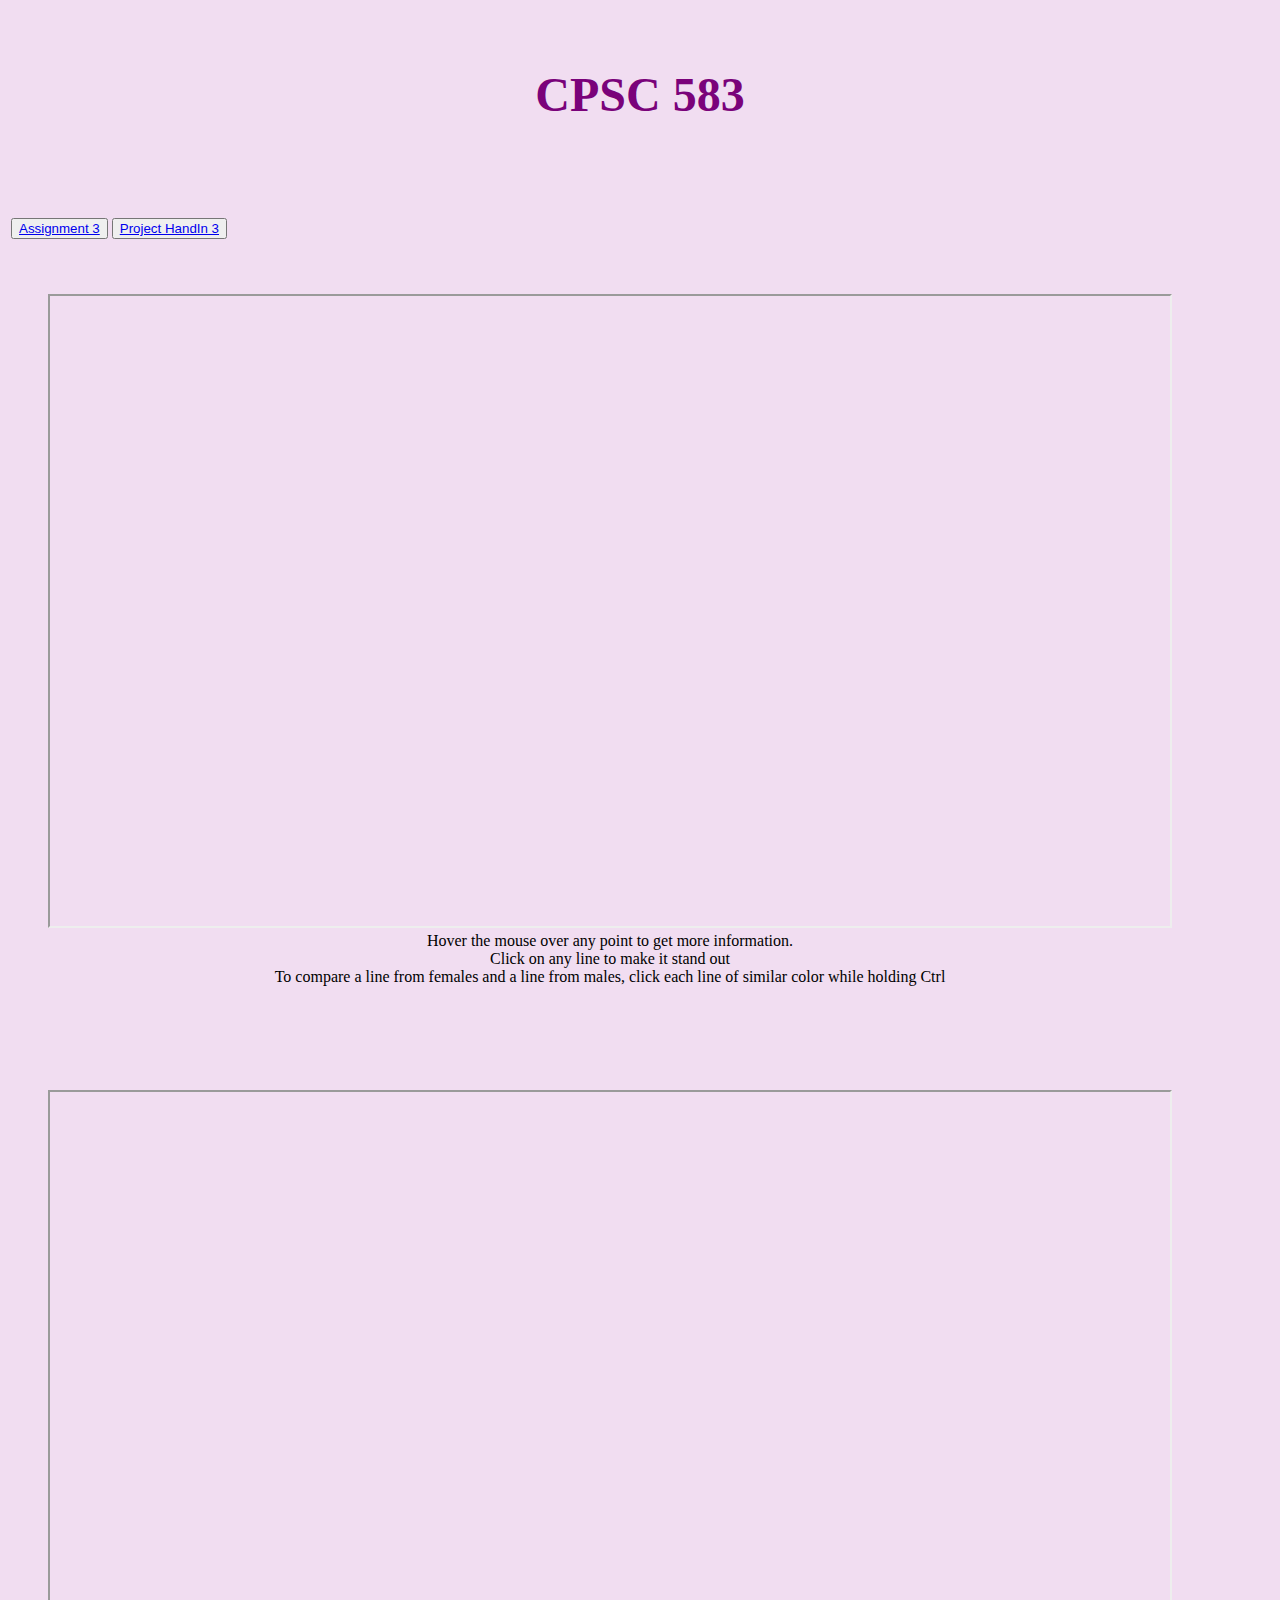
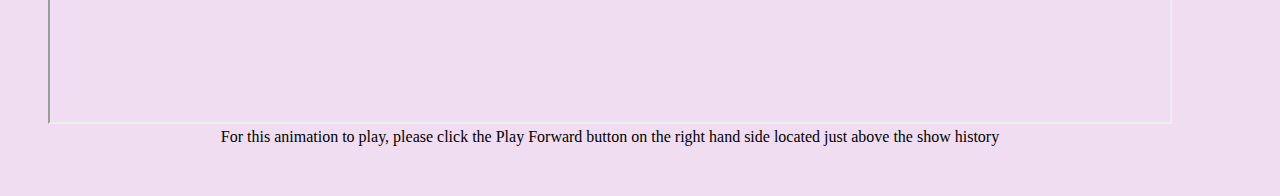
<file: index.html>
<!DOCTYPE html>
<html lang="en">



<head>
    <link rel="stylesheet" href="style.css">
    <meta charset="UTF-8">
    <title>CPSC 583 Viz</title>
    <h1>CPSC 583</h1>
    <table class="center">
        <tr>
                <th>
                    <h2 class="h_button"><button type="button"><a href="a3.html">Assignment 3</a></button></h2>
                </th>
                <th>
                    <h2 class="h_button"><button type="button"><a href="ph3.html">Project HandIn 3</a></button></h2>
                </th>

        </tr>

    </table>


</head>

<body>
<div class="table">
<ul class="l_ul">
    <li>
        <p>
            <iframe src="https://public.tableau.com/views/suicide_lineGraph/FinalStaticDesign?:language=en&:useGuest=true&:display_count=y&:origin=viz_share_link:showVizHome=no&:embed=true" width="1120" height="630" class="center"></iframe>
            <br>
            Hover the mouse over any point to get more information.
            <br>
            Click on any line to make it stand out
            <br>
            To compare a line from females and a line from males, click each line of similar color while holding Ctrl
            <br>
            <br>
            <br>
            <br>
            <br>
        </p>
    </li>

    <li>
        <p>
            <iframe src="https://public.tableau.com/views/suicide_lineGraph/animation_2?:language=en&:useGuest=true&:display_count=y&:origin=viz_share_link:showVizHome=no&:embed=true" width="1120" height="630"></iframe>
            <br>
            For this animation to play, please click the Play Forward button on the right hand side located just above the show history
            <br>
            <br>
        </p>
    </li>
</ul>
</div>

</body>
</html>
</file>
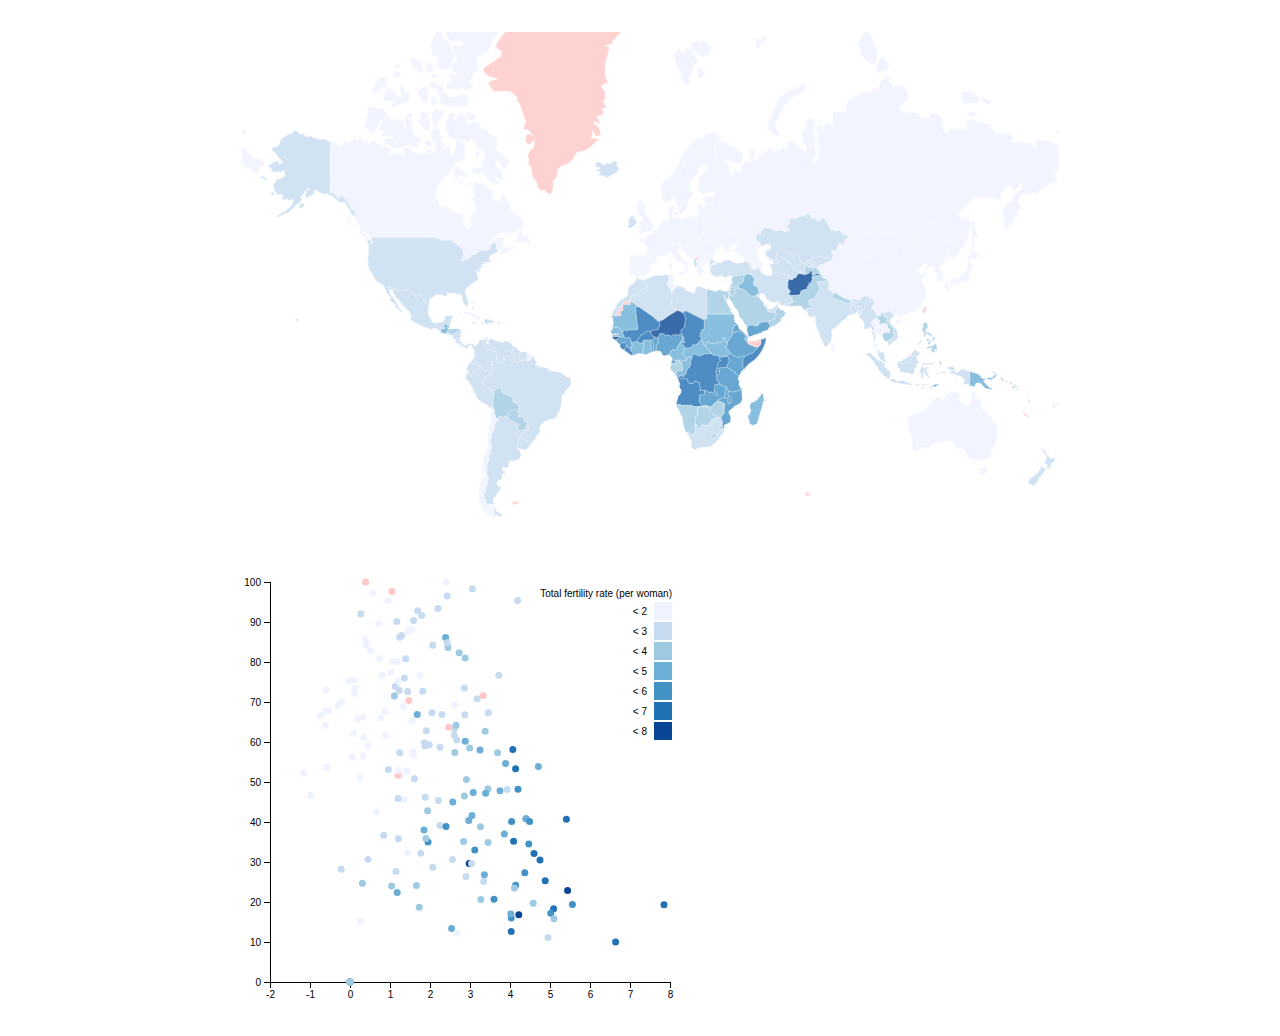
<file: a3.html>
<!DOCTYPE html>
<meta charset="utf-8">
<style>
    body {
        width: 940px;
        margin: 0 auto;
        margin-top: 2em;
    }

    svg {
        font: 10px sans-serif;
    }

    .axis path,
    .axis line {
        fill: none;
        stroke: black;
        shape-rendering: crispEdges;
    }

</style>
<body>
<script src="d3.js"></script>
<script src="topojson.v1.min.js"></script>
<script>
    // let d3 = import(d3.js);
    /**
     * copied from the following resources:
     * http://bl.ocks.org/micahstubbs/281d7b7a7e39a9b59cf80f1b8bd41a72
     * http://bl.ocks.org/msbarry/9911363
     * http://bl.ocks.org/weiglemc/6185069
     *
     **/

    const margin = {top: 0, right: 0, bottom: 0, left: 0};
    const width = 960 - margin.left - margin.right;
    const height = 1000 - margin.top - margin.bottom;


    const color = d3.scaleThreshold()
        .domain([2, 3, 4, 5, 6, 7, 8])
        .range( d3.schemeBlues[7] )
        .unknown(d3.rgb(255,200,200));

    const svg = d3.select('body')
        .append('svg')
        .attr('width', width)
        .attr('height', height);

    const map = svg
        .append('g')
        .attr('class', 'map');

    const scatterplot = svg
        .append('g')
        .attr('class', 'scatterplot')
        .attr("transform", "translate(100,550)");

    const projection = d3.geoMercator()
        .scale(130)
        .translate( [width / 2, height / 1.5/2]);

    const path = d3.geoPath().projection(projection);

    Promise.all([
        d3.csv('who.csv'),
        d3.json('world_countries.json'),
        d3.tsv('world_population.tsv')
    ]).then(function(data) {
        const fertilityById = {};

        let who = data[0];
        let countries = data[1];
        let population = data[2];

        let fieldColor = 'Total fertility rate (per woman)';
        let fieldXAxis = "Urban_population_growth";
        let fieldYAxis = "Urban_population_pct_of_total";
        let brush = d3.brush();

        brush.on("brush",function() {
            let coords = d3.event.selection;
            scatterplot.selectAll("circle")
                .attr("class", function () {
                    let cx = d3.select(this).attr("cx");
                    let cy = d3.select(this).attr("cy");
                    let selected = isSelected(coords, cx, cy);

                    return selected ? "yes" : "no";
                })

            scatterplot.selectAll(".yes")
                .data().forEach(d => {
                svg.select(".COUNTRY-CODE-"+d.id)
                    .attr('d', path)
                    .style('stroke-width', 5)
                    .style('stroke', 'black')
            })
            brush.end();
        })

        scatterplot.append("g").call(brush);


        who.forEach(d => {
            if(d[fieldColor] == '') {
                d[fieldColor] = undefined;
            };
        });

        population.forEach(d =>
        {
            var res = who.find(e =>
            {
                return e.Country == d.name;
            });
            if(typeof res !== 'undefined') {
                res.id = d.id;
            }
        });

        who.forEach(d => { fertilityById[d.id] = +d[fieldColor]; });
        countries.features.forEach(d => { d.population = fertilityById[d.id] });

        svg.append('g')
            .attr('class', 'countries')
            .selectAll('path')
            .data(countries.features)
            .enter().append('path')
            .attr("class", d => { return "COUNTRY-CODE-"+d.id;} )
            .attr('d', path)
            .style('fill', d => color(fertilityById[d.id]))
            .style('stroke', 'white')
            .style('opacity', 0.8)
            .style('stroke-width', 0.3)
            .on('mouseover',function(d){
                d3.select(this)
                    .style('stroke-width', 5)
                    .style('stroke', 'black')
                console.log(this);

                scatterplot.selectAll('.dot')
                    .filter(function(f) {
                        return f.id == d.id;
                    })
                    .style('stroke-width', 5)
                    .style('stroke', 'black')


            })
            .on('mouseout', function(d){
                d3.select(this)
                    .style('stroke-width',0.3)
                    .style('stroke', 'white')

                scatterplot.selectAll('.dot')
                    .filter(function(f) {
                        return f.id == d.id;
                    })
                    .style('stroke-width', 0)
                    .style('stroke', 'none')
            })


        svg.append('path')
            .datum(topojson.mesh(countries.features, (a, b) => a.id !== b.id))
            .attr('class', 'names')
            .attr('d', path);

        // setup x
        var xValue = function(d) { return d[fieldXAxis];}, // data -> value
            xScale = d3.scaleLinear().range([0, height/2-100]), // value -> display
            xMap = function(d) { return xScale(xValue(d));}, // data -> display
            xAxis = d3.axisBottom().scale(xScale);

        // setup y
        var yValue = function(d) { return d[fieldYAxis];}, // data -> value
            yScale = d3.scaleLinear().range([height/2-100, 0]), // value -> display
            yMap = function(d) { return yScale(yValue(d));}, // data -> display
            yAxis = d3.axisLeft().scale(yScale);

        // don't want dots overlapping axis, so add in buffer to data domain
        xScale.domain([-2, 8]);
        yScale.domain([0, 100]);

        // x-axis
        scatterplot.append("g")
            .attr("class", "x axis")
            .attr("transform", "translate(0," + (height/2-100) + ")")
            .call(xAxis)
            .append("text")
            .attr("class", "label")
            .attr("x", xScale(8))
            .attr("y", -6)
            .style("text-anchor", "end")
            .text(fieldXAxis.replace(/_/g, " "));

        // y-axis
        scatterplot.append("g")
            .attr("class", "y axis")
            .call(yAxis)
            .append("text")
            .attr("class", "label")
            .attr("transform", "rotate(-90)")
            .attr("x", 0)
            .attr("y", yScale(100))
            .attr("dy", "1.5em")
            .style("text-anchor", "end")
            .text(fieldYAxis.replace(/_/g, " "));

        // draw dots
        scatterplot.selectAll(".dot")
            .data(who)
            .enter().append("circle")
            .attr("class", d => { return "dot COUNTRY-"+d.Country; } )
            .attr("r", 3.5)
            .attr("cx", xMap)
            .attr("cy", yMap)
            .style("fill", function(d) { return color(d[fieldColor]);})
            .on("mouseover", function(d) {
                d3.select(this)
                    .style('stroke-width', 5)
                    .style('stroke', 'black')
                console.log(this)

            })
            .on("mouseout", function(d) {
                d3.select(this)
                    .style('stroke-width', 0)
                    .style('stroke', 'none')
            })

        // draw legend
        var legend = scatterplot.append("g").attr("class", "legend-group").selectAll(".legend")
            .data(color.domain())
            .enter().append("g")
            .attr("class", "legend")
            .attr("transform", function(d, i) { return "translate(-100," + (i+1) * 20 + ")"; });

        // draw legend colored rectangles
        legend.append("rect")
            .attr("x", width/2 + 4)
            .attr("width", 18)
            .attr("height", 18)
            .style("fill", (d,i)=> color(d-0.0001));

        // draw legend text
        legend.append("text")
            .attr("x", width/2 - 3)
            .attr("y", 9)
            .attr("dy", ".35em")
            .style("text-anchor", "end")
            .text(function(d) { return "< "+d;});

        scatterplot.select("g.legend-group")
            .append("g")
            .attr("class", "legend")
            .attr("transform", "translate(-100,0)")
            .append("text")
            .attr("x", width/2+22)
            .attr("y", 0)
            .attr("dy", "1.5em")
            .style("text-anchor", "end")
            .text(fieldColor);
    });

    function isSelected(coords, x, y) {
        let x0 = coords[0][0],
            x1 = coords[1][0],
            y0 = coords[0][1],
            y1 = coords[1][1];

        return x0 <= x && x <= x1 && y0 <= y && y <= y1;
    }

</script>
</body>
</html>
</file>
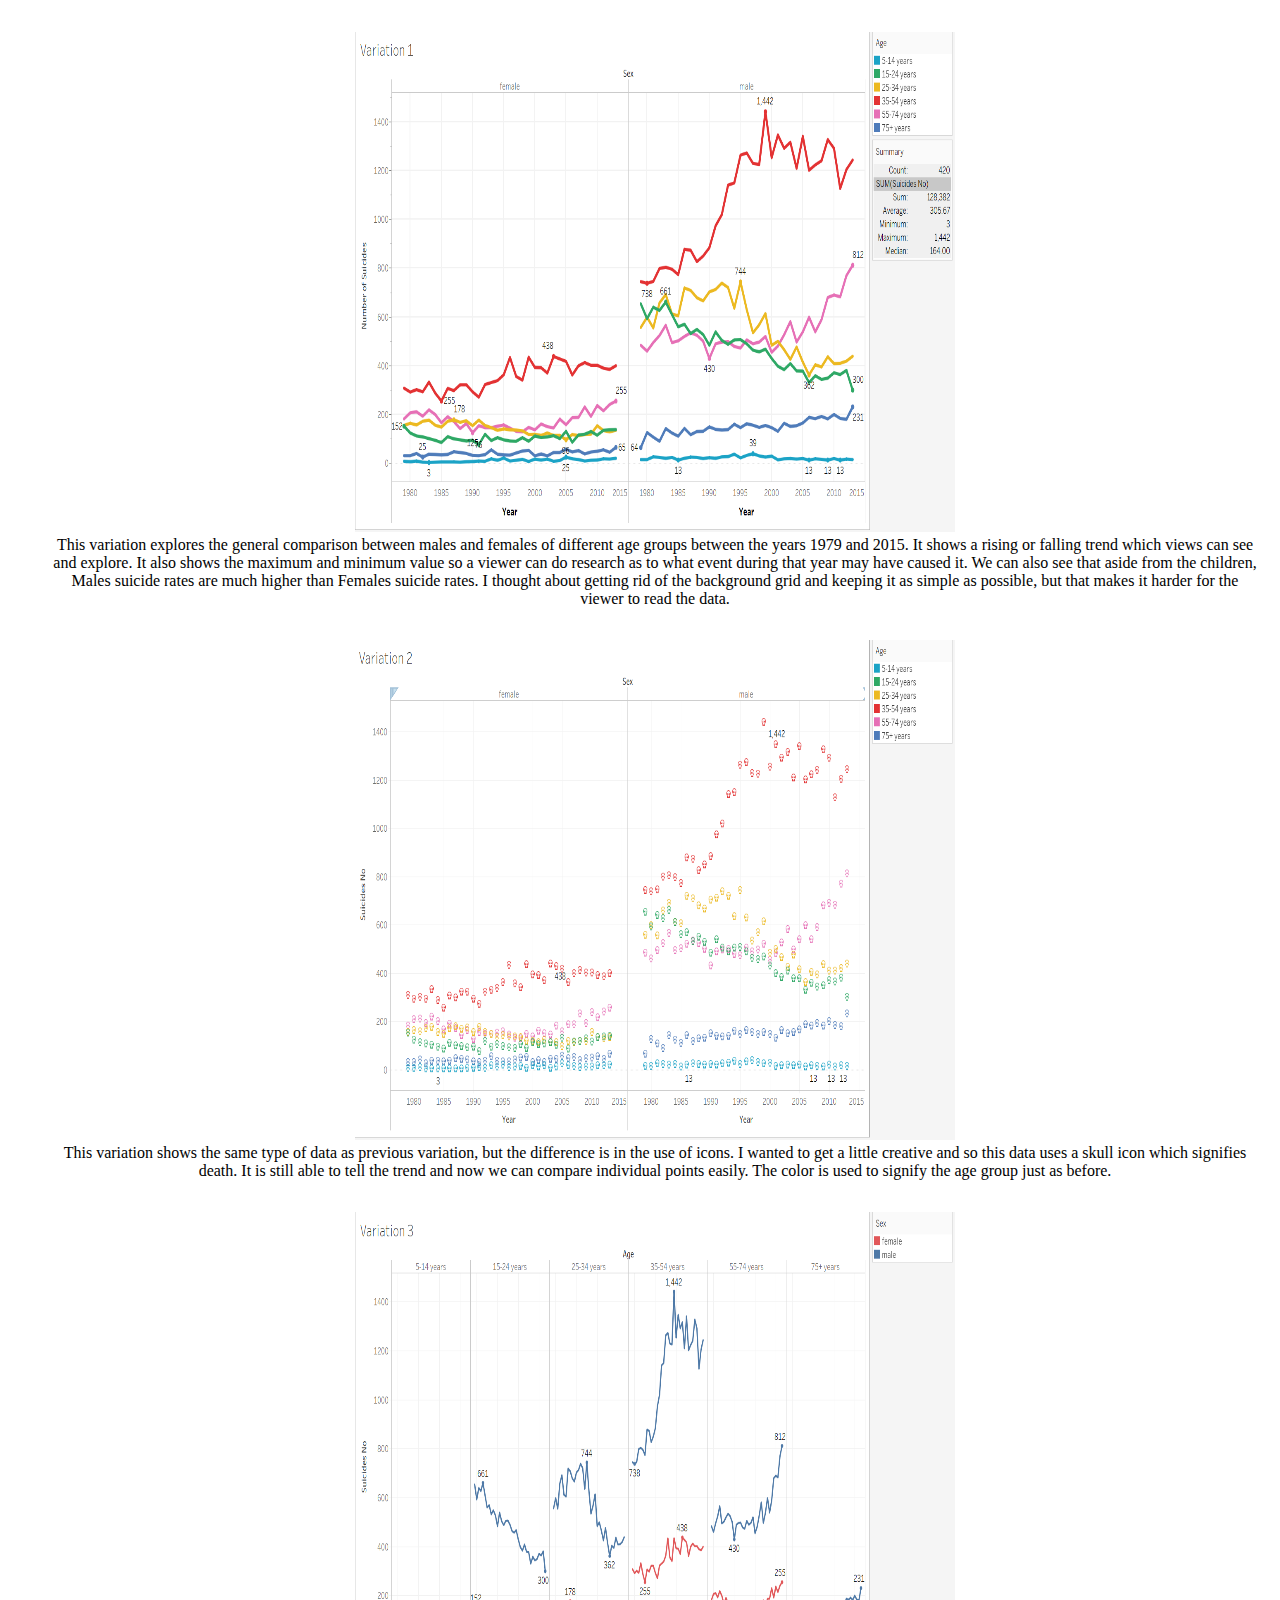
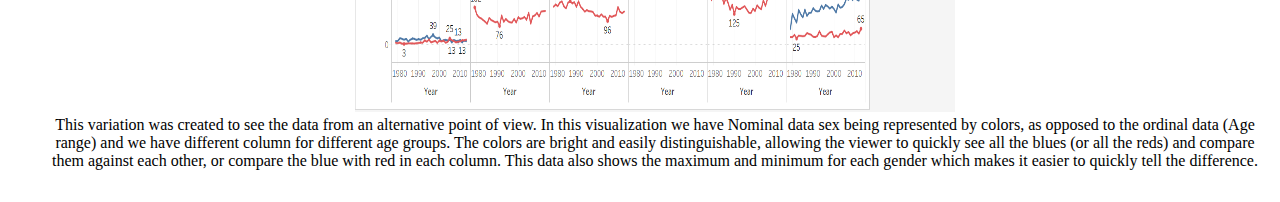
<file: ph3.html>
<!DOCTYPE html>
<html lang="en">
<head>
    <meta charset="UTF-8">
    <title>CPSC 583 Viz</title>
</head>
<style>
    h1 {
        text-align:center;
        color: #7a027a;
        font-size: xxx-large;
        padding: 35px;
    }

    .l_ul li{
        padding-right: 10px;
        list-style-type: none;
        display: inline-block;
        text-align: center;
    }

    .l_ul li a{
        display:block;
    }



    .button {
        border: none;
        color: #7a027a;
        padding: 15px 32px;
        text-align: center;
        font-size: large;
        background-color: #f1ddf1;
    }
</style>
<body>
<ul class="l_ul">


    <li>
        <p>
            <img src="var1.PNG" alt="First Variation"  width="600" height="500">
            <br>
            This variation explores the general comparison between males and females
            of different age groups between the years 1979 and 2015. It shows a rising or falling
            trend which views can see and explore. It also shows the maximum and minimum value so a
            viewer can do research as to what event during that year may have caused it. We can also
            see that aside from the children, Males suicide rates are much higher than Females
            suicide rates. I thought about getting rid of the background grid and keeping it as simple
            as possible, but that makes it harder for the viewer to read the data.
        </p>
    </li>
    <li>
        <p>
            <img src="var2.PNG" alt="Second Variation"  width="600" height="500">
            <br>
            This variation shows the same type of data as previous variation, but the difference is in
            the use of icons. I wanted to get a little creative and so this data uses a skull icon which
            signifies death. It is still able to tell the trend and now we can compare individual points
            easily. The color is used to signify the age group just as before.
        </p>
    </li>
    <li>
        <p>
            <img src="var3.PNG" alt="Third Variation"  width="600" height="500">
            <br>
            This variation was created to see the data from an alternative point of view. In this
            visualization we have Nominal data sex being represented by colors, as opposed to the ordinal
            data (Age range) and we have different column for different age groups. The colors are bright
            and easily distinguishable, allowing the viewer to quickly see all the blues (or all the reds)
            and compare them against each other, or compare the blue with red in each column. This data also
            shows the maximum and minimum for each gender which makes it easier to quickly tell the difference.
        </p>
    </li>




</ul>

</body>
</html>
</file>
<file: style.css>
body {background-color: #f1ddf1
}

h1 {
    text-align:center;
    color: #7a027a;
    font-size: xxx-large;
    padding: 35px;
}

.l_ul li{
    padding-right: 10px;
    list-style-type: none;
    display: inline-block;
    text-align: center;
}

.l_ul li a{
    display:block;
}



.button {
    border: none;
    color: #7a027a;
    padding: 15px 32px;
    text-align: center;
    font-size: large;
}

.button1 {background-color: #f1ddf1;}
</file>
